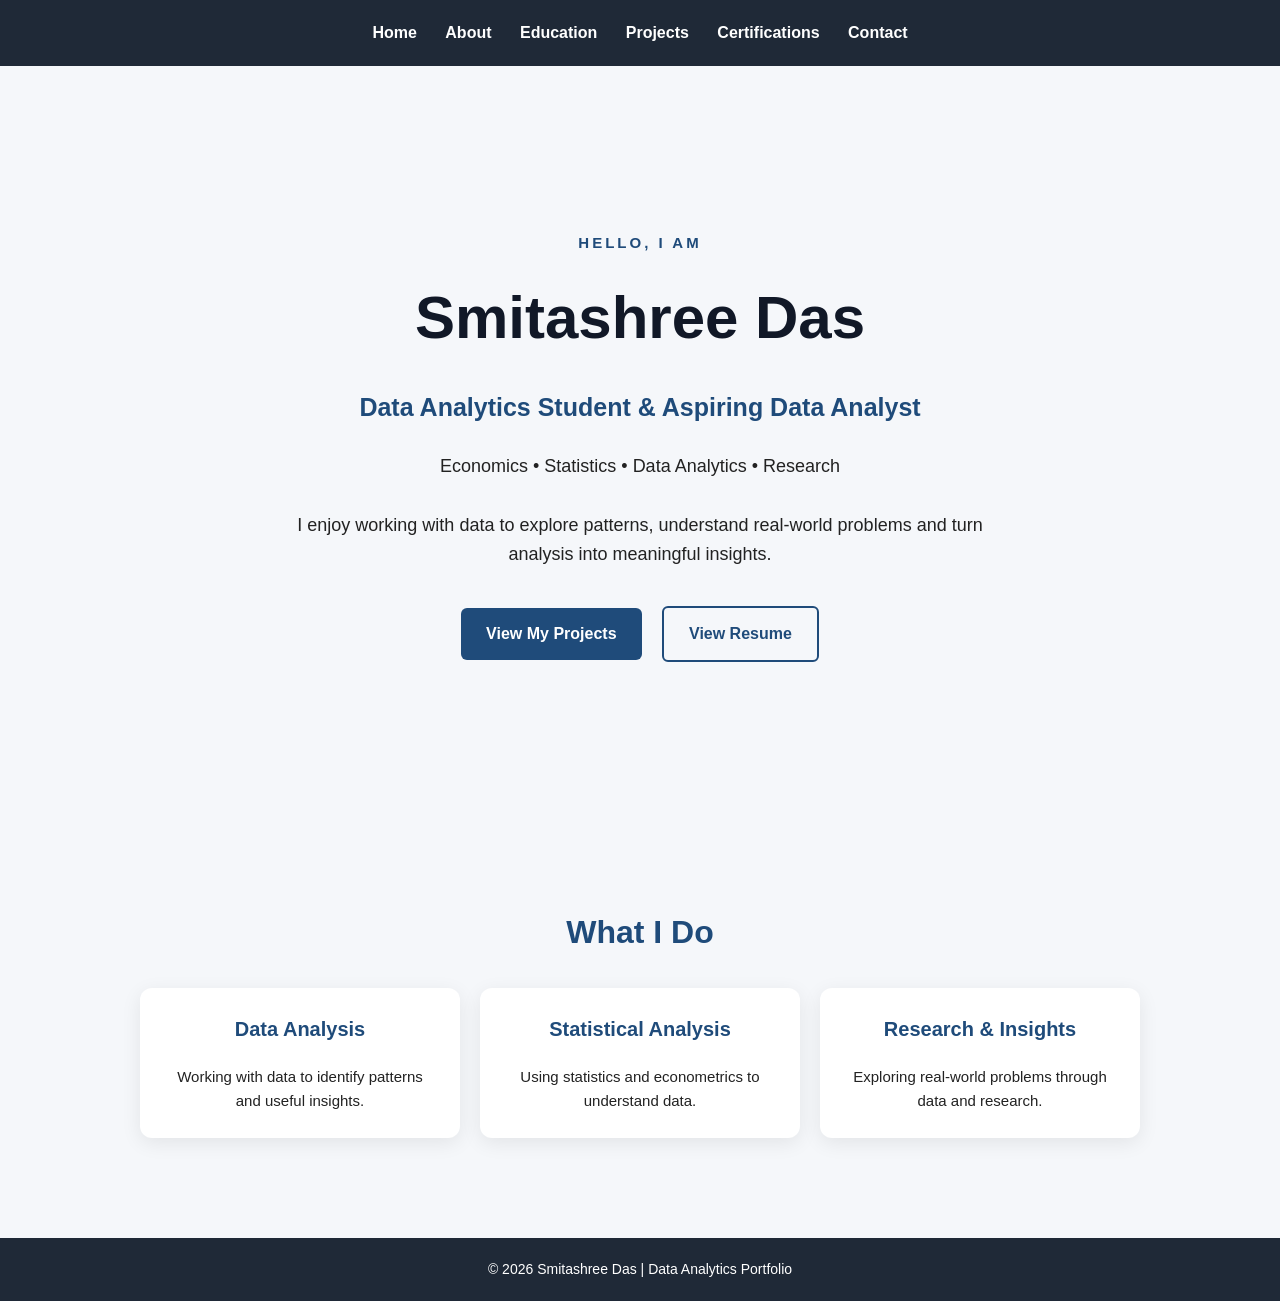
<file: index.html>
<!DOCTYPE html>
<html>

<head>
    <title>Smitashree Das | Portfolio</title>
    <link rel="stylesheet" href="style.css">
</head>

<body>

    <nav>
        <a href="index.html">Home</a>
        <a href="about.html">About</a>
        <a href="education.html">Education</a>
        <a href="projects.html">Projects</a>
        <a href="certifications.html">Certifications</a>
        <a href="contact.html">Contact</a>
    </nav>

    <main class="hero">

        <div class="hero-text">

            <p class="intro">HELLO, I AM</p>

            <h1>Smitashree Das</h1>

            <h2>Data Analytics Student & Aspiring Data Analyst</h2>

        <p class="description">
    Economics • Statistics • Data Analytics • Research
</p>

<p class="description">
    I enjoy working with data to explore patterns, understand
    real-world problems and turn analysis into meaningful insights.
</p>

            <div class="buttons">
                <a href="projects.html" class="button">View My Projects</a>
                <a href="resume.html" class="button secondary">View Resume</a>
            </div>

        </div>

    </main>
    <section class="home-highlights">

    <h2>What I Do</h2>

    <div class="highlight-grid">

        <div class="highlight-card">
            <h3>Data Analysis</h3>
            <p>Working with data to identify patterns and useful insights.</p>
        </div>

        <div class="highlight-card">
            <h3>Statistical Analysis</h3>
            <p>Using statistics and econometrics to understand data.</p>
        </div>

        <div class="highlight-card">
            <h3>Research & Insights</h3>
            <p>Exploring real-world problems through data and research.</p>
        </div>

    </div>

</section>
<footer>
    <p>© 2026 Smitashree Das | Data Analytics Portfolio</p>
</footer>
</body>

</html>
</file>
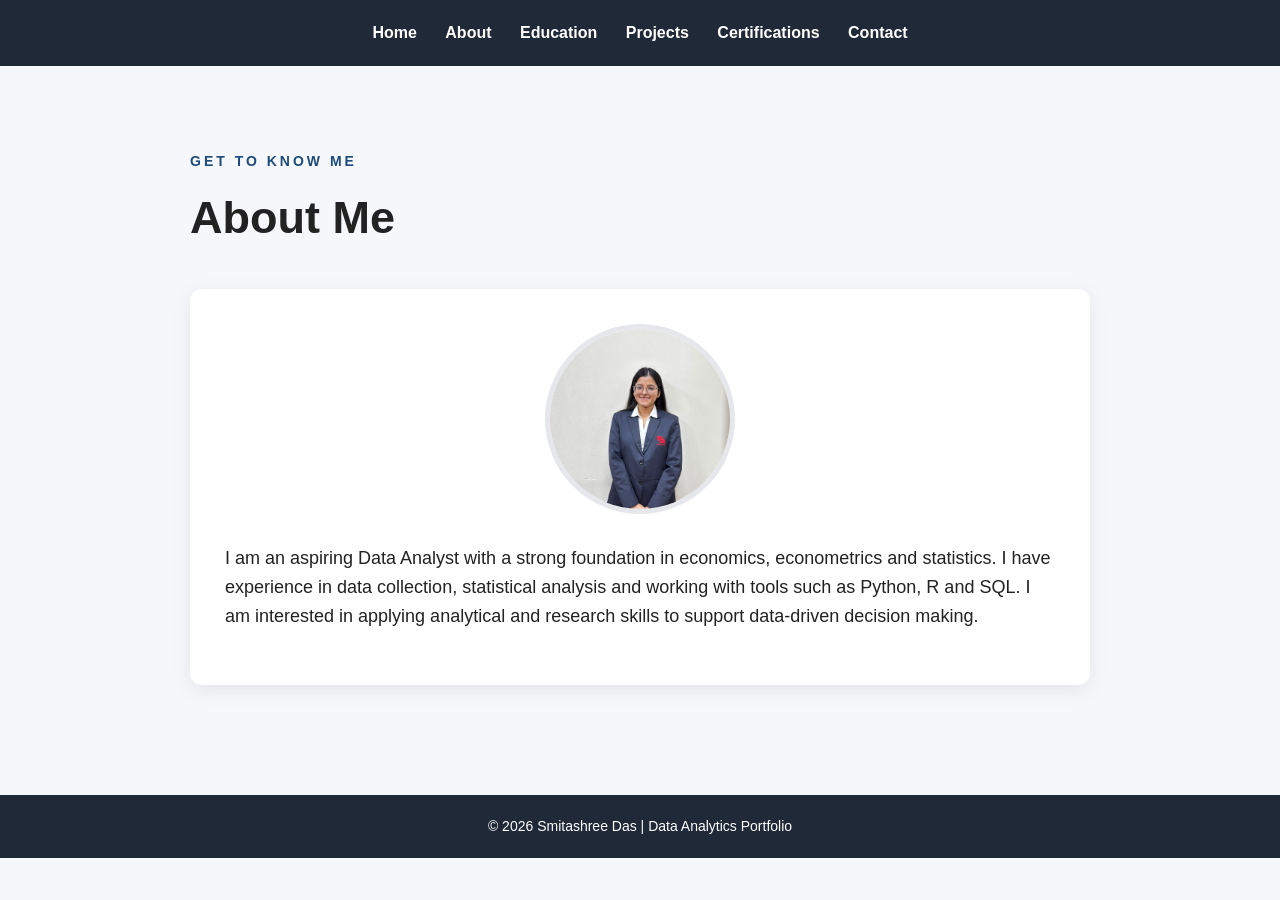
<file: about.html>
<!DOCTYPE html>
<html>

<head>
    <title>About Me | Smitashree Das</title>
    <link rel="stylesheet" href="style.css">
</head>

<body>

    <nav>
        <a href="index.html">Home</a>
        <a href="about.html">About</a>
        <a href="education.html">Education</a>
        <a href="projects.html">Projects</a>
        <a href="certifications.html">Certifications</a>
        <a href="contact.html">Contact</a>
    </nav>

    <main class="page-section">

        <p class="section-label">GET TO KNOW ME</p>

        <h1>About Me</h1>

 <div class="about-card">

    <div class="about-content">

        <img src="profile.jpg" alt="Smitashree Das" class="profile-photo">

        <div class="about-text">

            <p>
                I am an aspiring Data Analyst with a strong foundation
                in economics, econometrics and statistics. I have
                experience in data collection, statistical analysis and
                working with tools such as Python, R and SQL.
                I am interested in applying analytical and research
                skills to support data-driven decision making.
            </p>

        </div>

    </div>

</div>

    </main>
<footer>
    <p>© 2026 Smitashree Das | Data Analytics Portfolio</p>
</footer>
</body>

</html>
</file>
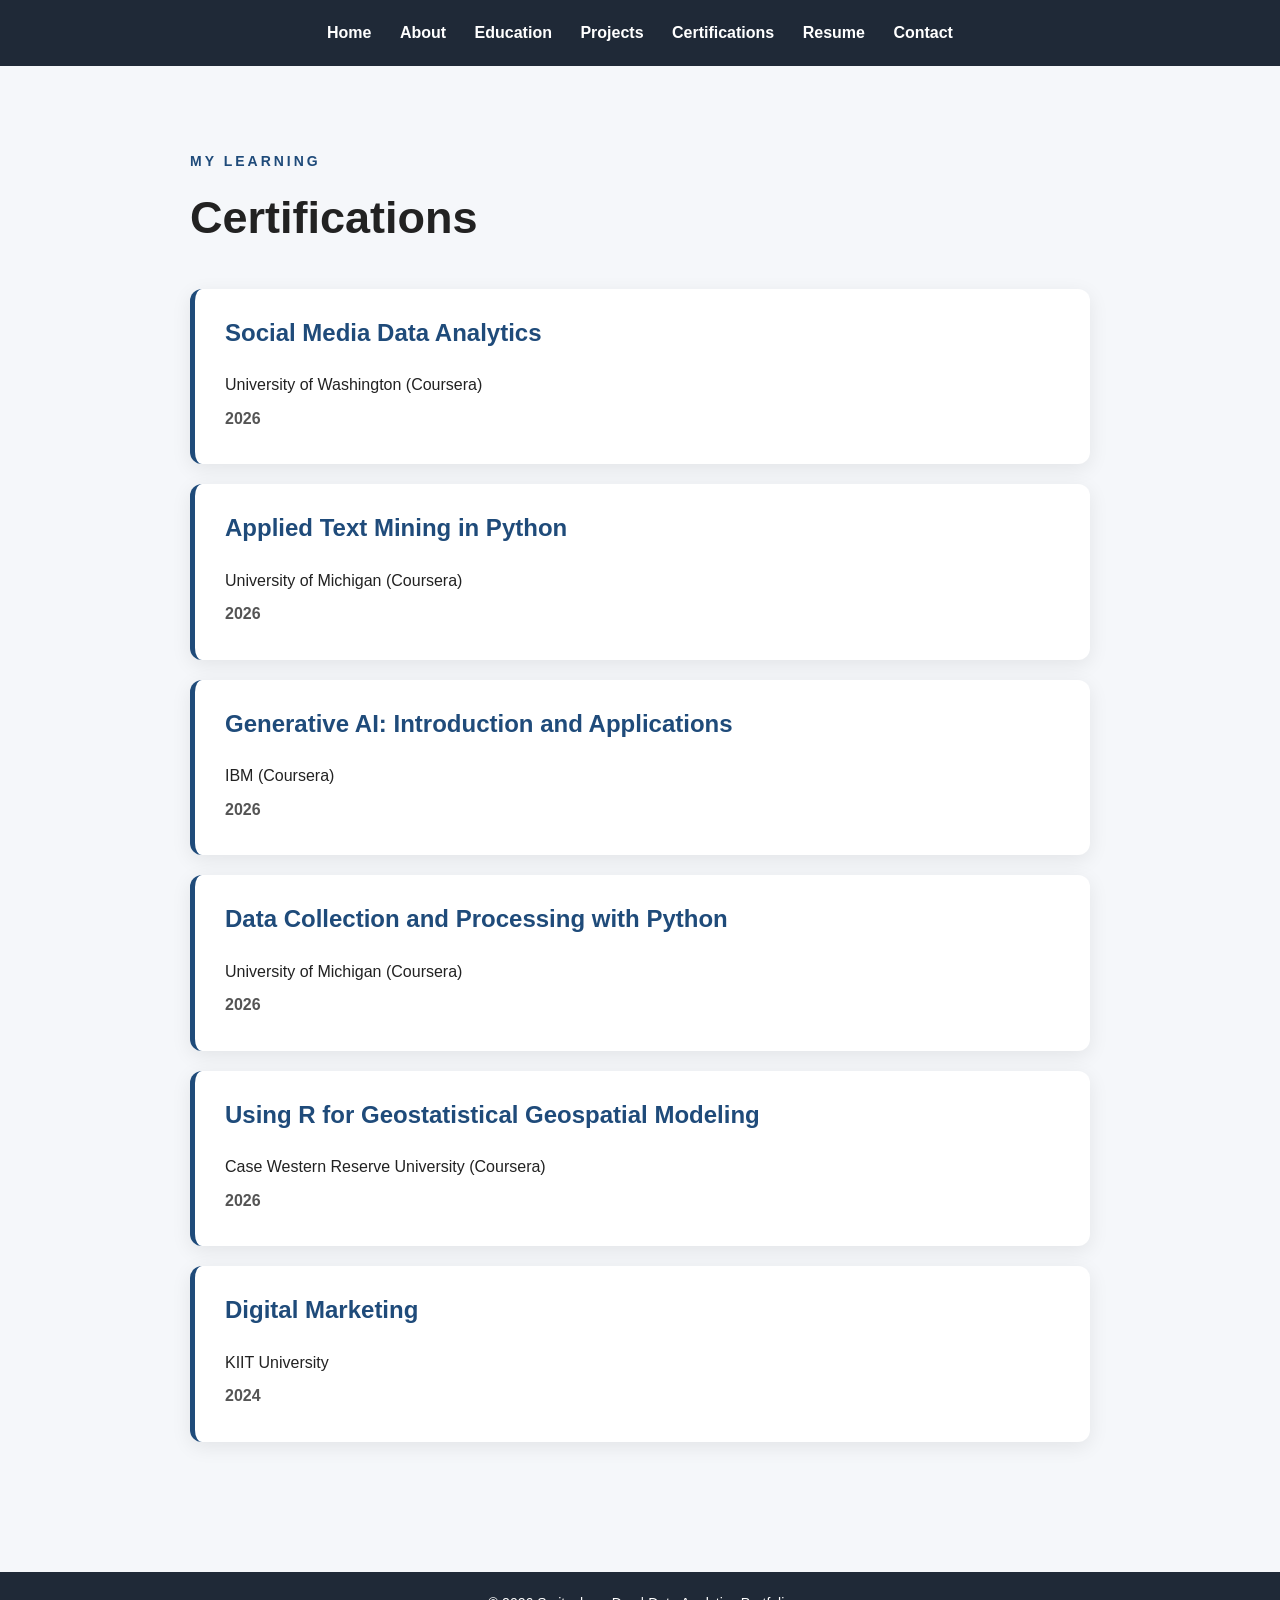
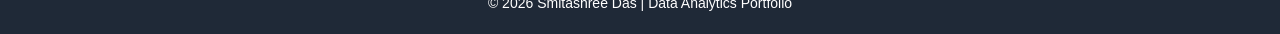
<file: certifications.html>
<!DOCTYPE html>
<html>

<head>
    <title>Certifications | Smitashree Das</title>
    <link rel="stylesheet" href="style.css">
</head>

<body>

    <nav>
        <a href="index.html">Home</a>
        <a href="about.html">About</a>
        <a href="education.html">Education</a>
        <a href="projects.html">Projects</a>
        <a href="certifications.html">Certifications</a>
        <a href="resume.html">Resume</a>
        <a href="contact.html">Contact</a>
    </nav>

<main class="page-section">

    <p class="section-label">MY LEARNING</p>

    <h1>Certifications</h1>

    <div class="certification-card">
        <h2>Social Media Data Analytics</h2>
        <p>University of Washington (Coursera)</p>
        <p class="cert-year">2026</p>
    </div>

    <div class="certification-card">
        <h2>Applied Text Mining in Python</h2>
        <p>University of Michigan (Coursera)</p>
        <p class="cert-year">2026</p>
    </div>

    <div class="certification-card">
        <h2>Generative AI: Introduction and Applications</h2>
        <p>IBM (Coursera)</p>
        <p class="cert-year">2026</p>
    </div>

    <div class="certification-card">
        <h2>Data Collection and Processing with Python</h2>
        <p>University of Michigan (Coursera)</p>
        <p class="cert-year">2026</p>
    </div>

    <div class="certification-card">
        <h2>Using R for Geostatistical Geospatial Modeling</h2>
        <p>Case Western Reserve University (Coursera)</p>
        <p class="cert-year">2026</p>


    </div>

    <div class="certification-card">
        <h2>Digital Marketing</h2>
        <p>KIIT University</p>
        <p class="cert-year">2024</p>
    </div>

</main>
<footer>
    <p>© 2026 Smitashree Das | Data Analytics Portfolio</p>
</footer>
</body>

</html>
</file>
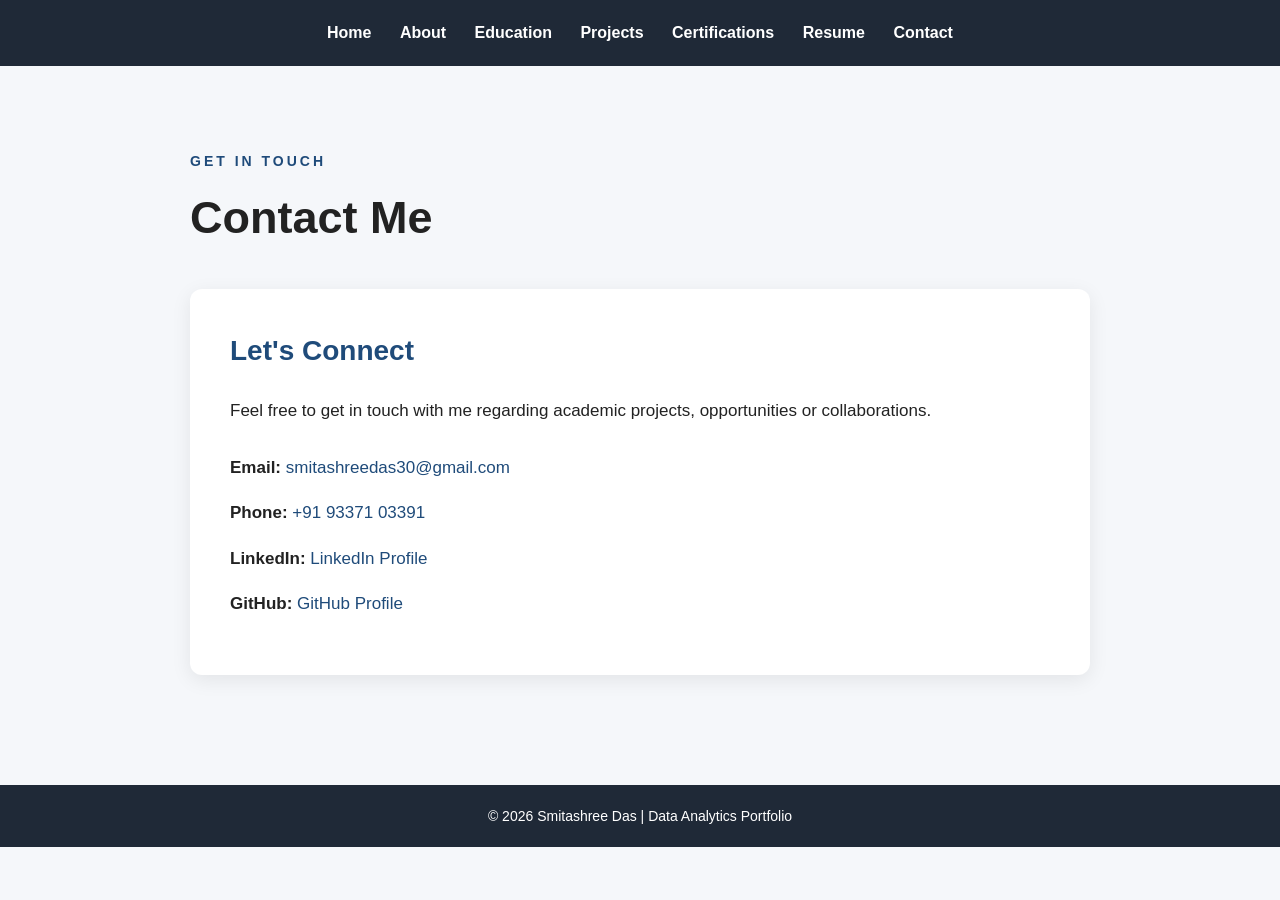
<file: contact.html>
<!DOCTYPE html>
<html>

<head>
    <title>Contact | Smitashree Das</title>
    <link rel="stylesheet" href="style.css">
</head>

<body>

    <nav>
        <a href="index.html">Home</a>
        <a href="about.html">About</a>
        <a href="education.html">Education</a>
        <a href="projects.html">Projects</a>
        <a href="certifications.html">Certifications</a>
        <a href="resume.html">Resume</a>
        <a href="contact.html">Contact</a>
    </nav>

    <main class="page-section">

        <p class="section-label">GET IN TOUCH</p>

        <h1>Contact Me</h1>

        <div class="contact-card">

            <h2>Let's Connect</h2>

            <p>
                Feel free to get in touch with me regarding
                academic projects, opportunities or collaborations.
            </p>

            <div class="contact-details">

                <p>
                    <strong>Email:</strong>
                    <a href="mailto:smitashreedas30@gmail.com">
                        smitashreedas30@gmail.com
                    </a>
                </p>

                <p>
                    <strong>Phone:</strong>
                    <a href="tel:+919337103391">
                        +91 93371 03391
                    </a>
                </p>

                <p>
                    <strong>LinkedIn:</strong>
                    <a href="https://www.linkedin.com/authwall?trk=bf&trkInfo=AQGDEYtE1WewswAAAaCkuk0g_hpxASjM-j3BVTc2oOPGOm8B2_s3JNZZndzXMtho6GFuFyLigMsKtFptLvCdgwx4dhCYQa7ePZ1s1TpOvzb9tHCzGfoT60kC8ZUErVdS_NMFcno=&original_referer=&sessionRedirect=https%3A%2F%2Fwww.linkedin.com%2Fin%2Fsmitashree-das-302002abc%3Futm_source%3Dshare_via%26utm_content%3Dprofile%26utm_medium%3Dmember_ios" target="_blank">
                        LinkedIn Profile
                    </a>
                </p>

                <p>
                    <strong>GitHub:</strong>
                    <a href="https://github.com/SmitashreeDas" target="_blank">
                        GitHub Profile
                    </a>
                </p>

            </div>

        </div>

    </main>
<footer>
    <p>© 2026 Smitashree Das | Data Analytics Portfolio</p>
</footer>
</body>

</html>
</file>
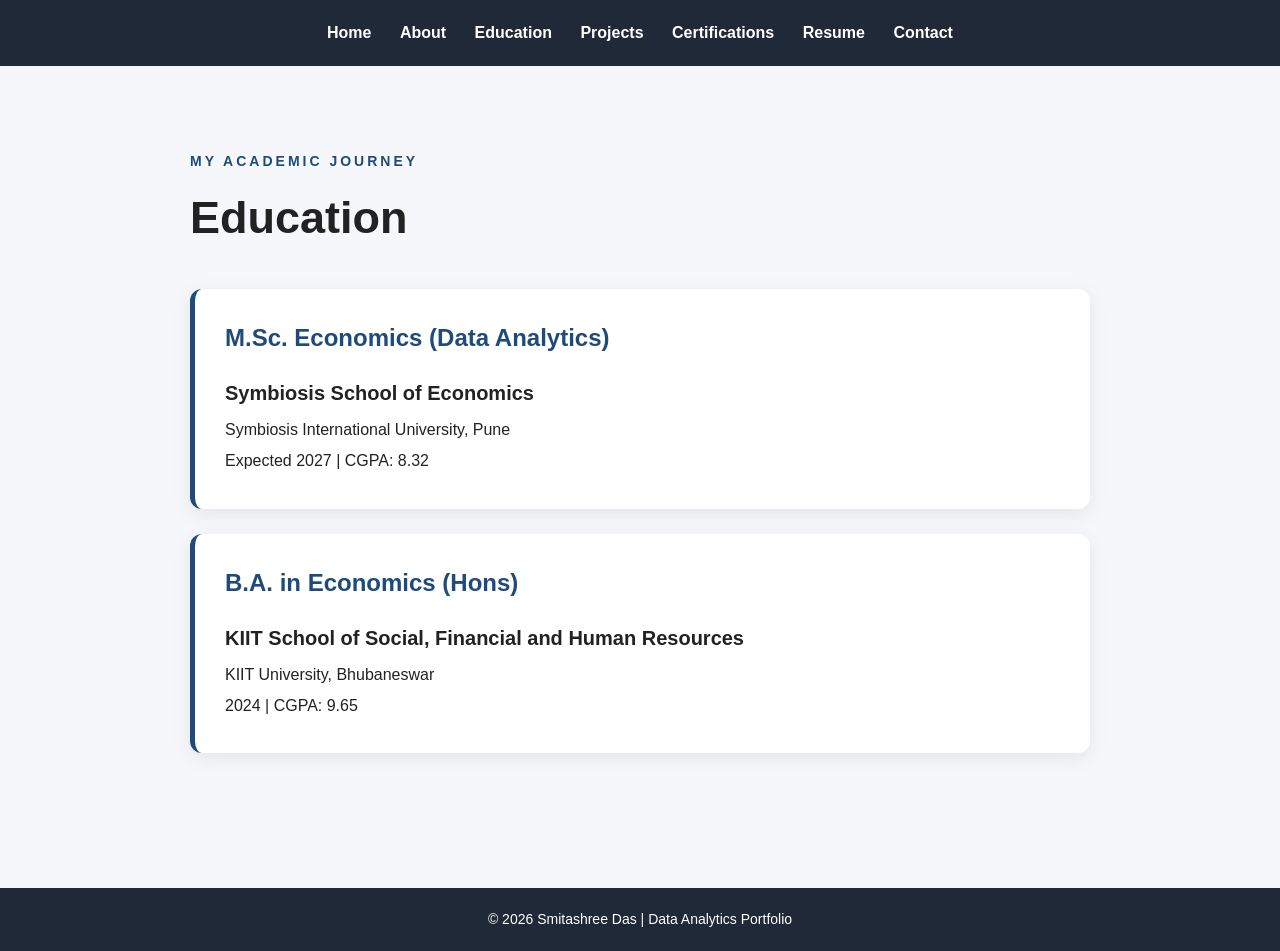
<file: education.html>
<!DOCTYPE html>
<html>

<head>
    <title>Education | Smitashree Das</title>
    <link rel="stylesheet" href="style.css">
</head>

<body>

    <nav>
        <a href="index.html">Home</a>
        <a href="about.html">About</a>
        <a href="education.html">Education</a>
        <a href="projects.html">Projects</a>
        <a href="certifications.html">Certifications</a>
        <a href="resume.html">Resume</a>
        <a href="contact.html">Contact</a>
    </nav>

    <main class="page-section">

        <p class="section-label">MY ACADEMIC JOURNEY</p>

        <h1>Education</h1>

        <div class="education-card">

            <h2>M.Sc. Economics (Data Analytics)</h2>

            <h3>Symbiosis School of Economics</h3>

            <p>
                Symbiosis International University, Pune
            </p>

            <p>
                Expected 2027 | CGPA: 8.32
            </p>

        </div>


        <div class="education-card">

            <h2>B.A. in Economics (Hons)</h2>

            <h3>KIIT School of Social, Financial and Human Resources</h3>

            <p>
                KIIT University, Bhubaneswar
            </p>

            <p>
                2024 | CGPA: 9.65
            </p>

        </div>

    </main>
<footer>
    <p>© 2026 Smitashree Das | Data Analytics Portfolio</p>
</footer>
</body>

</html>
</file>
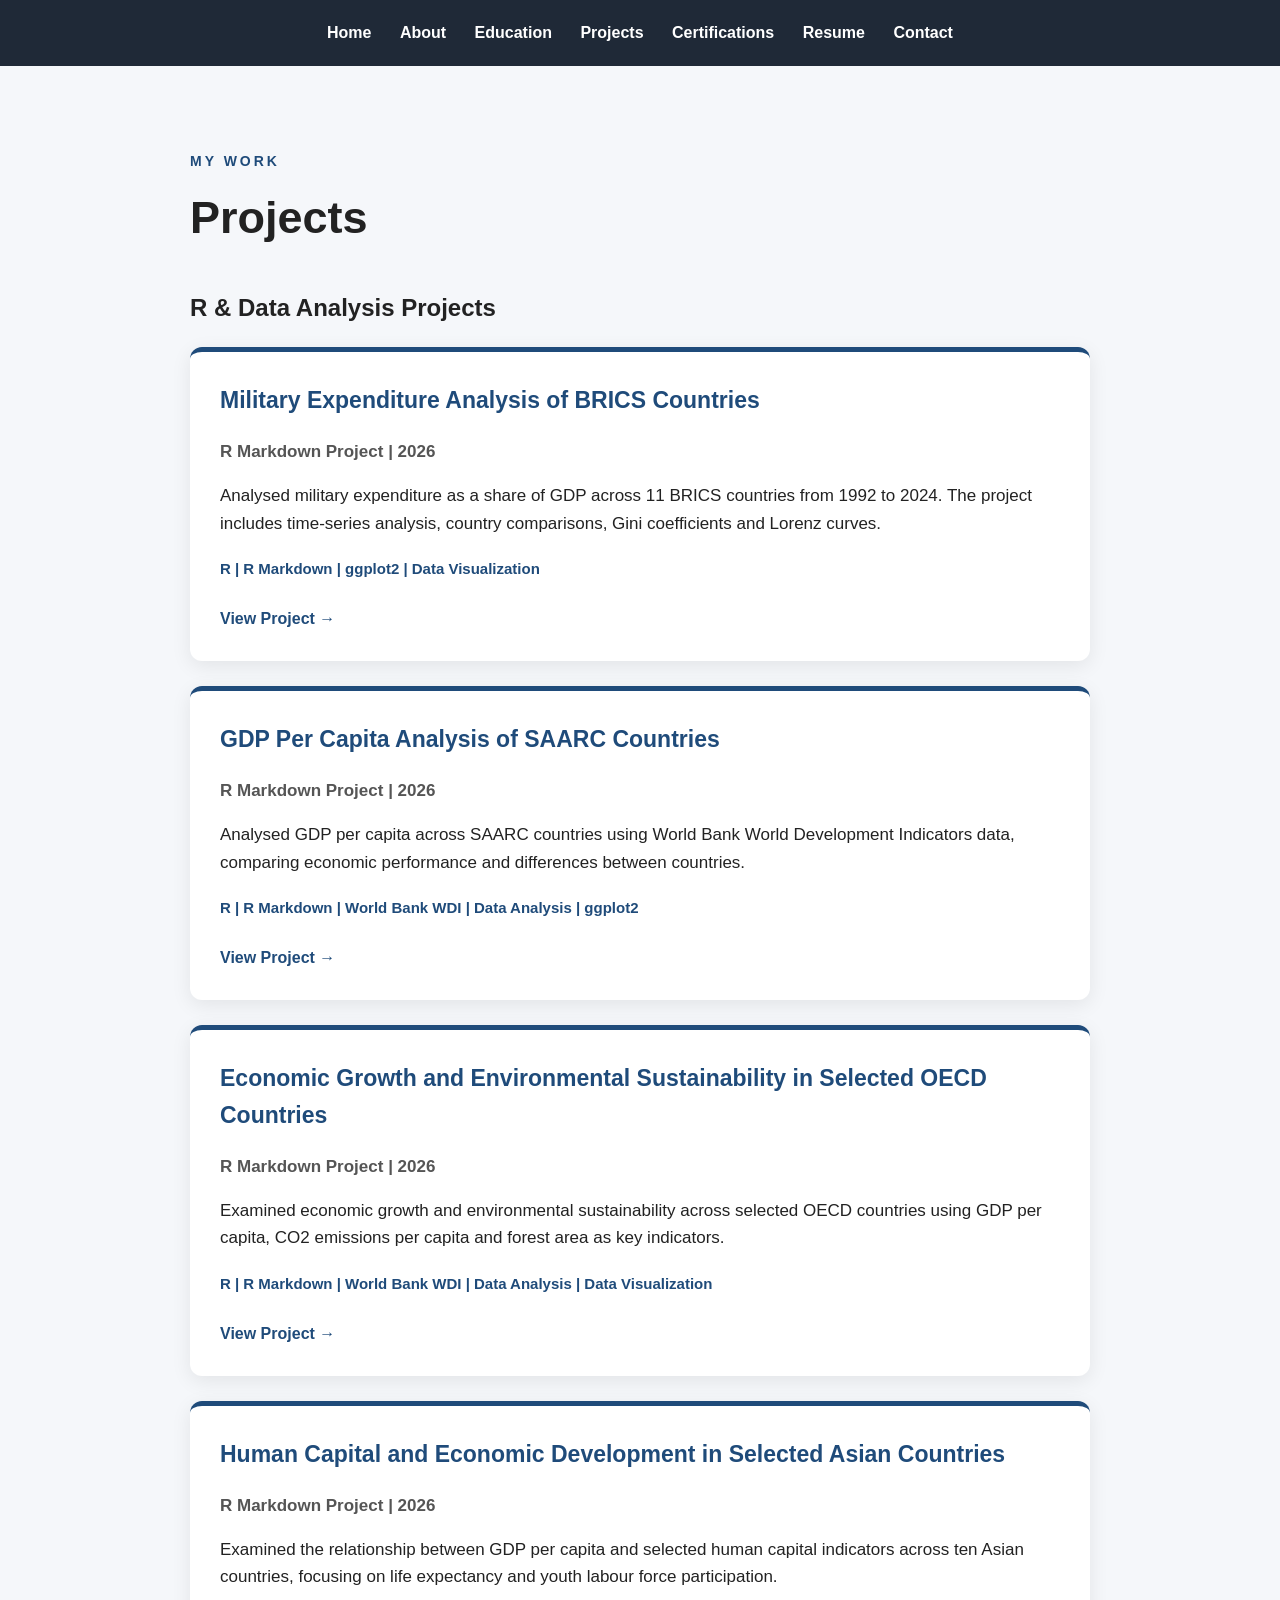
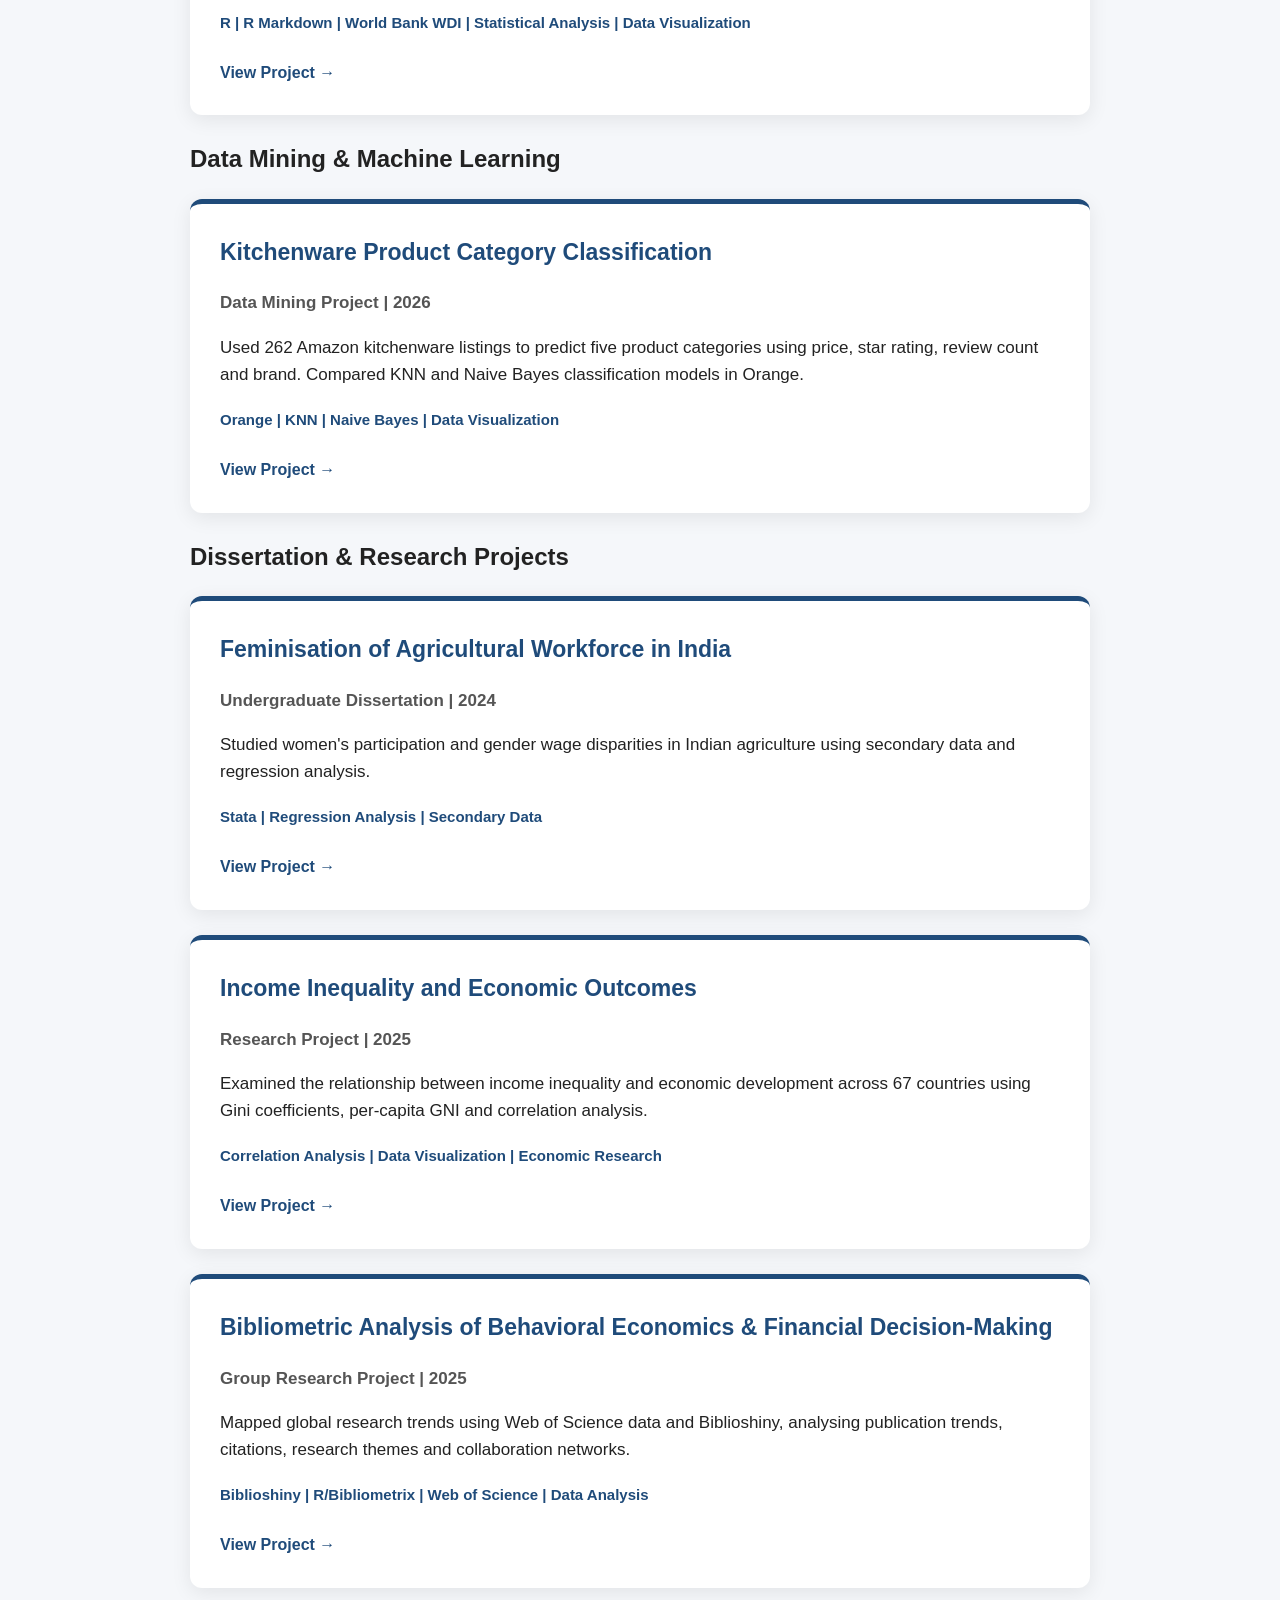
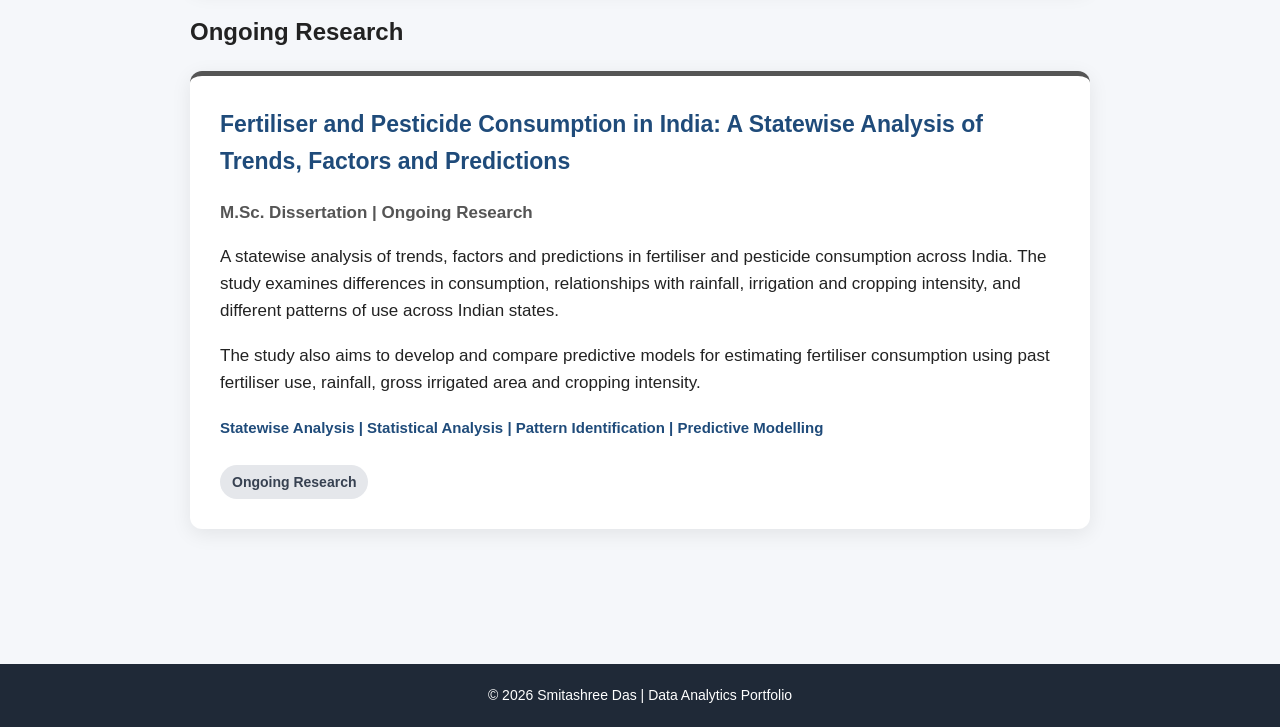
<file: projects.html>
<!DOCTYPE html>
<html>

<head>
    <title>Projects | Smitashree Das</title>
    <link rel="stylesheet" href="style.css">
</head>

<body>

    <nav>
        <a href="index.html">Home</a>
        <a href="about.html">About</a>
        <a href="education.html">Education</a>
        <a href="projects.html">Projects</a>
        <a href="certifications.html">Certifications</a>
        <a href="resume.html">Resume</a>
        <a href="contact.html">Contact</a>
    </nav>

    <main class="page-section">

        <p class="section-label">MY WORK</p>

        <h1>Projects</h1>

        <h2 class="project-category">R & Data Analysis Projects</h2>

        <div class="project-card">

            <h2>Military Expenditure Analysis of BRICS Countries</h2>

            <p class="project-year">R Markdown Project | 2026</p>

            <p>
                Analysed military expenditure as a share of GDP across
                11 BRICS countries from 1992 to 2024. The project includes
                time-series analysis, country comparisons, Gini coefficients
                and Lorenz curves.
            </p>

            <p class="project-tools">
                R | R Markdown | ggplot2 | Data Visualization
            </p>

            <a href="Military Expenditure Analysis of BRICS Countries.Rmd" target="_blank">
                View Project →
            </a>

        </div>

<div class="project-card">

    <h2>GDP Per Capita Analysis of SAARC Countries</h2>

    <p class="project-year">R Markdown Project | 2026</p>

    <p>
        Analysed GDP per capita across SAARC countries using World Bank
        World Development Indicators data, comparing economic performance
        and differences between countries.
    </p>

    <p class="project-tools">
        R | R Markdown | World Bank WDI | Data Analysis | ggplot2
    </p>

    <a href="SAARC_GDP_Per_Capita_Analysis.Rmd" target="_blank">
        View Project →
    </a>

</div>


<div class="project-card">

    <h2>Economic Growth and Environmental Sustainability in Selected OECD Countries</h2>

    <p class="project-year">R Markdown Project | 2026</p>

    <p>
        Examined economic growth and environmental sustainability across
        selected OECD countries using GDP per capita, CO2 emissions per
        capita and forest area as key indicators.
    </p>

    <p class="project-tools">
        R | R Markdown | World Bank WDI | Data Analysis | Data Visualization
    </p>

    <a href="Economic Growth and Environmental Sustainability in Selected OECD Countries.Rmd" target="_blank">
        View Project →
    </a>

</div>


<div class="project-card">

    <h2>Human Capital and Economic Development in Selected Asian Countries</h2>

    <p class="project-year">R Markdown Project | 2026</p>

    <p>
        Examined the relationship between GDP per capita and selected
        human capital indicators across ten Asian countries, focusing
        on life expectancy and youth labour force participation.
    </p>

    <p class="project-tools">
        R | R Markdown | World Bank WDI | Statistical Analysis | Data Visualization
    </p>

    <a href="Human Capital and Economic Development in Selected Asian Countries.Rmd" target="_blank">
        View Project →
    </a>

</div>

        <h2 class="project-category">Data Mining & Machine Learning</h2>

        <div class="project-card">

            <h2>Kitchenware Product Category Classification</h2>

            <p class="project-year">Data Mining Project | 2026</p>

            <p>
                Used 262 Amazon kitchenware listings to predict five
                product categories using price, star rating, review count
                and brand. Compared KNN and Naive Bayes classification
                models in Orange.
            </p>

            <p class="project-tools">
                Orange | KNN | Naive Bayes | Data Visualization
            </p>

            <a href="Kitchenware Product Category Classification.pptx" target="_blank">
                View Project →
            </a>

        </div>

        <h2 class="project-category">Dissertation & Research Projects</h2>
        <div class="project-card">

            <h2>Feminisation of Agricultural Workforce in India</h2>

            <p class="project-year">Undergraduate Dissertation | 2024</p>

            <p>
                Studied women's participation and gender wage disparities
                in Indian agriculture using secondary data and regression
                analysis.
            </p>

            <p class="project-tools">
                Stata | Regression Analysis | Secondary Data
            </p>

            <a href="Feminisation of Agricultural Workforce in India.pdf" target="_blank">
                View Project →
            </a>

        </div>


        <div class="project-card">

            <h2>Income Inequality and Economic Outcomes</h2>

            <p class="project-year">Research Project | 2025</p>

            <p>
                Examined the relationship between income inequality and
                economic development across 67 countries using Gini
                coefficients, per-capita GNI and correlation analysis.
            </p>

            <p class="project-tools">
                Correlation Analysis | Data Visualization | Economic Research
            </p>

            <a href="Inequality and Economic Development.pdf" target="_blank">
                View Project →
            </a>

        </div>


        <div class="project-card">

            <h2>Bibliometric Analysis of Behavioral Economics & Financial Decision-Making</h2>

            <p class="project-year">Group Research Project | 2025</p>

            <p>
                Mapped global research trends using Web of Science data
                and Biblioshiny, analysing publication trends, citations,
                research themes and collaboration networks.
            </p>

            <p class="project-tools">
                Biblioshiny | R/Bibliometrix | Web of Science | Data Analysis
            </p>

            <a href="Bibliometric Analysis of Behavioral Economics & Financial Decision-Making.pdf" target="_blank">
                View Project →
            </a>

        </div>
<h2 class="project-category">Ongoing Research</h2>
<div class="project-card ongoing-project">

    <h2>Fertiliser and Pesticide Consumption in India: A Statewise Analysis of Trends, Factors and Predictions</h2>

    <p class="project-year">M.Sc. Dissertation | Ongoing Research</p>

    <p>
        A statewise analysis of trends, factors and predictions in
        fertiliser and pesticide consumption across India. The study
        examines differences in consumption, relationships with rainfall,
        irrigation and cropping intensity, and different patterns of use
        across Indian states.
    </p>

    <p>
        The study also aims to develop and compare predictive models
        for estimating fertiliser consumption using past fertiliser use,
        rainfall, gross irrigated area and cropping intensity.
    </p>

    <p class="project-tools">
        Statewise Analysis | Statistical Analysis | Pattern Identification | Predictive Modelling
    </p>

   <span class="ongoing-label">Ongoing Research</span>

</div>



</main>



    <footer>
        <p>© 2026 Smitashree Das | Data Analytics Portfolio</p>
    </footer>

</body>

</html>
</file>
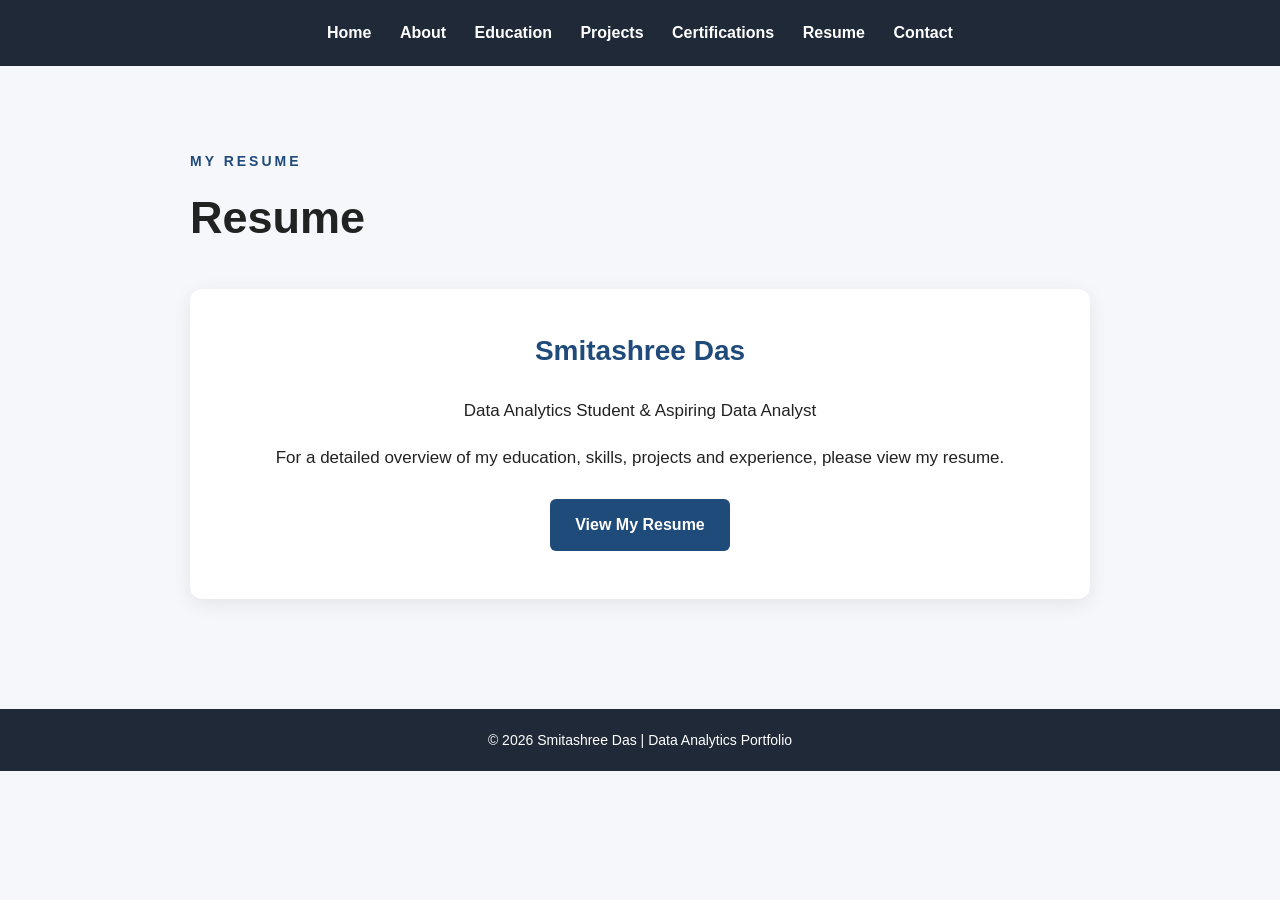
<file: resume.html>
<!DOCTYPE html>
<html>

<head>
    <title>Resume | Smitashree Das</title>
    <link rel="stylesheet" href="style.css">
</head>

<body>

    <nav>
        <a href="index.html">Home</a>
        <a href="about.html">About</a>
        <a href="education.html">Education</a>
        <a href="projects.html">Projects</a>
        <a href="certifications.html">Certifications</a>
        <a href="resume.html">Resume</a>
        <a href="contact.html">Contact</a>
    </nav>

    <main class="page-section">

        <p class="section-label">MY RESUME</p>

        <h1>Resume</h1>

        <div class="resume-card">

            <h2>Smitashree Das</h2>

            <p>
                Data Analytics Student & Aspiring Data Analyst
            </p>

            <p>
                For a detailed overview of my education, skills,
                projects and experience, please view my resume.
            </p>

            <a href="Smitashree_Das_Resume.pdf" class="button" target="_blank">
                View My Resume
            </a>

        </div>

    </main>
<footer>
    <p>© 2026 Smitashree Das | Data Analytics Portfolio</p>
</footer>
</body>

</html>
</file>
<file: style.css>
/* General */

body {
    font-family: Arial, sans-serif;
    margin: 0;
    background-color: #f5f7fa;
    color: #222;
    line-height: 1.6;
}


/* Navigation */

nav {
    background-color: #1f2937;
    padding: 20px;
    text-align: center;
}

nav a {
    color: white;
    text-decoration: none;
    margin: 0 12px;
    font-weight: bold;
    font-size: 16px;
}

nav a:hover {
    color: #93c5fd;
}


/* Home Hero Section */

.hero {
    min-height: 75vh;
    display: flex;
    align-items: center;
    justify-content: center;
    text-align: center;
    padding: 40px 20px;
}

.hero-text {
    max-width: 850px;
}

.intro {
    color: #1f4b7a;
    font-weight: bold;
    letter-spacing: 3px;
    font-size: 15px;
}

.hero h1 {
    font-size: 60px;
    margin: 10px 0;
    color: #111827;
}

.hero h2 {
    font-size: 25px;
    color: #1f4b7a;
    margin-bottom: 25px;
}

.description {
    font-size: 18px;
    max-width: 700px;
    margin: 0 auto 30px;
}


/* Buttons */

.buttons {
    margin-top: 25px;
}

.button {
    display: inline-block;
    background-color: #1f4b7a;
    color: white;
    text-decoration: none;
    padding: 13px 25px;
    border-radius: 6px;
    margin: 8px;
    font-weight: bold;
}

.button:hover {
    background-color: #163654;
    text-decoration: none;
}

.button.secondary {
    background-color: transparent;
    color: #1f4b7a;
    border: 2px solid #1f4b7a;
}

.button.secondary:hover {
    background-color: #1f4b7a;
    color: white;
}


/* Other Pages */

body > h1,
body > h2,
body > p {
    max-width: 900px;
    margin-left: auto;
    margin-right: auto;
}

body > h1 {
    margin-top: 50px;
    font-size: 40px;
}

body > h2 {
    margin-top: 30px;
    color: #1f4b7a;
}

body > p {
    font-size: 17px;
}
/* About Page */

.page-section {
    max-width: 900px;
    margin: 0 auto;
    padding: 70px 25px;
}

.section-label {
    color: #1f4b7a;
    font-size: 14px;
    font-weight: bold;
    letter-spacing: 3px;
    margin-bottom: 10px;
}

.page-section h1 {
    font-size: 45px;
    margin-top: 0;
    margin-bottom: 35px;
}

.about-card {
    background-color: white;
    padding: 35px;
    border-radius: 12px;
    box-shadow: 0 5px 20px rgba(0, 0, 0, 0.08);
}

.about-card p {
    font-size: 18px;
    margin-bottom: 20px;
}
/* Profile Photo */

.profile-photo {
    width: 180px;
    height: 180px;
    object-fit: cover;
    border-radius: 50%;
    display: block;
    margin: 0 auto 30px;
    border: 5px solid #e5e7eb;
}
/* Education Cards */

.education-card {
    background-color: white;
    padding: 30px;
    margin-bottom: 25px;
    border-radius: 12px;
    border-left: 5px solid #1f4b7a;
    box-shadow: 0 5px 20px rgba(0, 0, 0, 0.08);
}

.education-card h2 {
    margin-top: 0;
    margin-bottom: 10px;
    color: #1f4b7a;
}

.education-card h3 {
    font-size: 20px;
    margin-bottom: 8px;
}

.education-card p {
    margin: 5px 0;
}
/* Skills */

.skills-grid {
    display: grid;
    grid-template-columns: repeat(3, 1fr);
    gap: 20px;
    margin-top: 25px;
}

.skill-card {
    background-color: white;
    padding: 25px;
    border-radius: 12px;
    text-align: center;
    box-shadow: 0 5px 20px rgba(0, 0, 0, 0.08);
    transition: transform 0.2s;
}

.skill-card:hover {
    transform: translateY(-5px);
}

.skill-card h2 {
    margin: 0 0 8px;
    color: #1f4b7a;
    font-size: 21px;
}

.skill-card p {
    margin: 0;
    font-size: 15px;
}

.sub-heading {
    margin-top: 55px !important;
}
/* Experience */

.experience-card {
    background-color: white;
    padding: 30px;
    margin-bottom: 25px;
    border-radius: 12px;
    border-left: 5px solid #1f4b7a;
    box-shadow: 0 5px 20px rgba(0, 0, 0, 0.08);
}

.experience-card h2 {
    margin-top: 0;
    color: #1f4b7a;
}

.experience-date {
    font-weight: bold;
    color: #555;
    margin-bottom: 15px;
}
/* Projects */

.project-card {
    background-color: white;
    padding: 30px;
    margin-bottom: 25px;
    border-radius: 12px;
    box-shadow: 0 5px 20px rgba(0, 0, 0, 0.08);
    border-top: 5px solid #1f4b7a;
}

.project-card h2 {
    margin-top: 0;
    color: #1f4b7a;
    font-size: 23px;
}

.project-card p {
    font-size: 17px;
}

.project-year {
    font-weight: bold;
    color: #555;
}

.project-tools {
    font-size: 15px !important;
    font-weight: bold;
    color: #1f4b7a;
    margin-top: 20px;
}
.project-card a {
    display: inline-block;
    margin-top: 10px;
    color: #1f4b7a;
    font-weight: bold;
    text-decoration: none;
}

.project-card a:hover {
    text-decoration: underline;
}
.ongoing-project {
    border-top: 5px solid #555;
}

.ongoing-label {
    display: inline-block;
    margin-top: 10px;
    padding: 6px 12px;
    background-color: #e5e7eb;
    color: #374151;
    border-radius: 20px;
    font-size: 14px;
    font-weight: bold;
}
/* Certifications */

.certification-card {
    background-color: white;
    padding: 25px 30px;
    margin-bottom: 20px;
    border-radius: 12px;
    box-shadow: 0 5px 20px rgba(0, 0, 0, 0.08);
    border-left: 5px solid #1f4b7a;
}

.certification-card h2 {
    margin-top: 0;
    color: #1f4b7a;
}

.certification-card p {
    margin: 8px 0;
}

.cert-year {
    font-weight: bold;
    color: #555;
}
/* Achievements */

.achievement-card {
    background-color: white;
    padding: 25px 30px;
    margin-bottom: 20px;
    border-radius: 12px;
    box-shadow: 0 5px 20px rgba(0, 0, 0, 0.08);
    border-left: 5px solid #1f4b7a;
}

.achievement-card h2 {
    margin-top: 0;
    color: #1f4b7a;
}

.achievement-card p {
    font-size: 17px;
    margin-bottom: 0;
}
/* Resume */

.resume-card {
    background-color: white;
    padding: 40px;
    border-radius: 12px;
    text-align: center;
    box-shadow: 0 5px 20px rgba(0, 0, 0, 0.08);
}

.resume-card h2 {
    color: #1f4b7a;
    font-size: 28px;
    margin-top: 0;
}

.resume-card p {
    font-size: 17px;
    margin-bottom: 20px;
}
/* Contact */

.contact-card {
    background-color: white;
    padding: 40px;
    border-radius: 12px;
    box-shadow: 0 5px 20px rgba(0, 0, 0, 0.08);
}

.contact-card h2 {
    color: #1f4b7a;
    margin-top: 0;
    font-size: 28px;
}

.contact-card > p {
    font-size: 17px;
    margin-bottom: 30px;
}

.contact-details p {
    font-size: 17px;
    margin: 18px 0;
}

.contact-details a {
    color: #1f4b7a;
    text-decoration: none;
}

.contact-details a:hover {
    text-decoration: underline;
}
/* Footer */

footer {
    background-color: #1f2937;
    color: white;
    text-align: center;
    padding: 20px;
    margin-top: 40px;
}

footer p {
    margin: 0;
    font-size: 14px;
}
/* Mobile Responsive Design */

@media (max-width: 768px) {
.highlight-grid {
    grid-template-columns: 1fr;
}

.home-highlights {
    padding: 30px 20px;
}
    nav {
        padding: 15px 10px;
    }

    nav a {
        display: inline-block;
        margin: 6px 8px;
        font-size: 14px;
    }

    .hero {
        min-height: 70vh;
        padding: 30px 20px;
    }

    .hero h1 {
        font-size: 42px;
    }

    .hero h2 {
        font-size: 21px;
    }

    .description {
        font-size: 16px;
    }

    .page-section {
        padding: 50px 20px;
    }

    .page-section h1 {
        font-size: 36px;
    }

    .skills-grid {
        grid-template-columns: 1fr;
    }

    .project-card,
    .experience-card,
    .education-card,
    .certification-card,
    .achievement-card,
    .about-card,
    .resume-card,
    .contact-card {
        padding: 25px;
    }

}
/* Home Highlights */

.home-highlights {
    max-width: 1000px;
    margin: 20px auto 60px;
    padding: 40px 25px;
    text-align: center;
}

.home-highlights h2 {
    font-size: 32px;
    color: #1f4b7a;
    margin-bottom: 30px;
}

.highlight-grid {
    display: grid;
    grid-template-columns: repeat(3, 1fr);
    gap: 20px;
}

.highlight-card {
    background-color: white;
    padding: 25px;
    border-radius: 12px;
    box-shadow: 0 5px 20px rgba(0, 0, 0, 0.08);
    transition: transform 0.2s;
}

.highlight-card:hover {
    transform: translateY(-5px);
}

.highlight-card h3 {
    color: #1f4b7a;
    margin-top: 0;
    font-size: 20px;
}

.highlight-card p {
    font-size: 15px;
    margin-bottom: 0;
}
</file>
